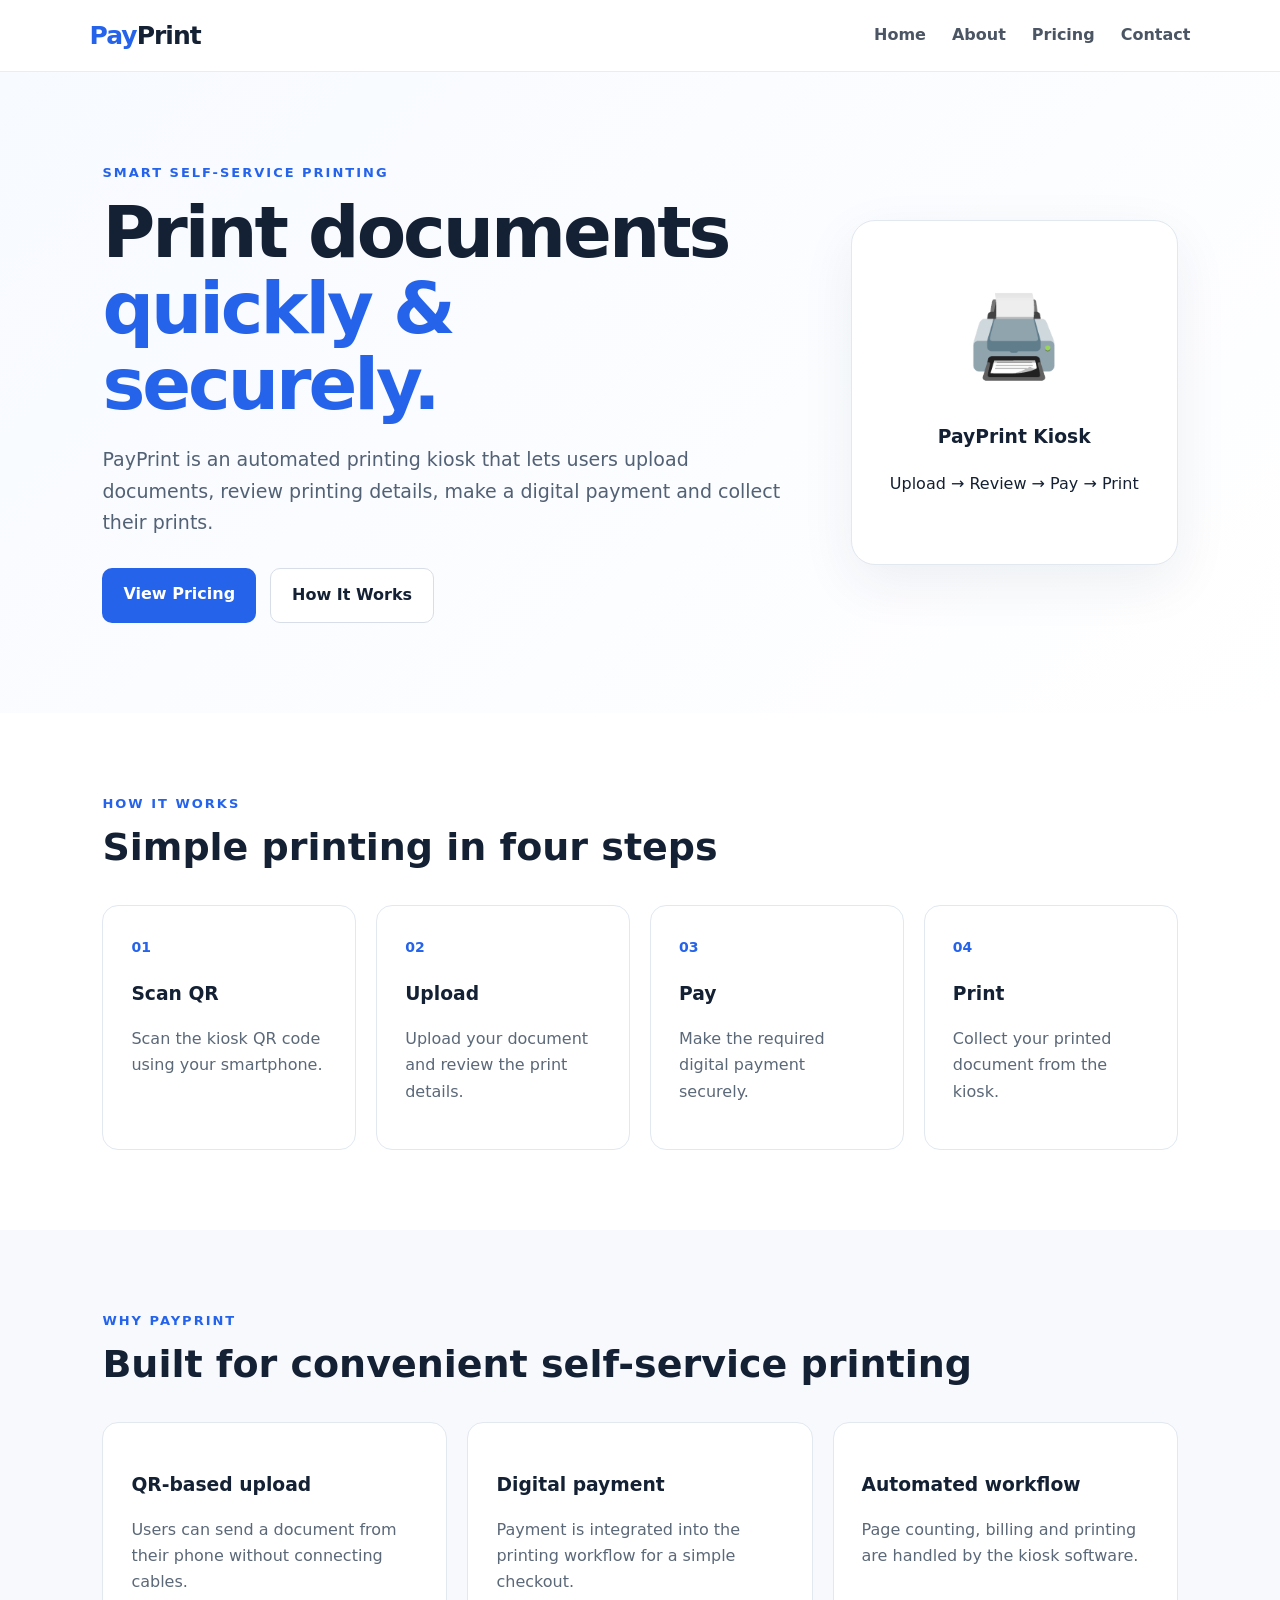
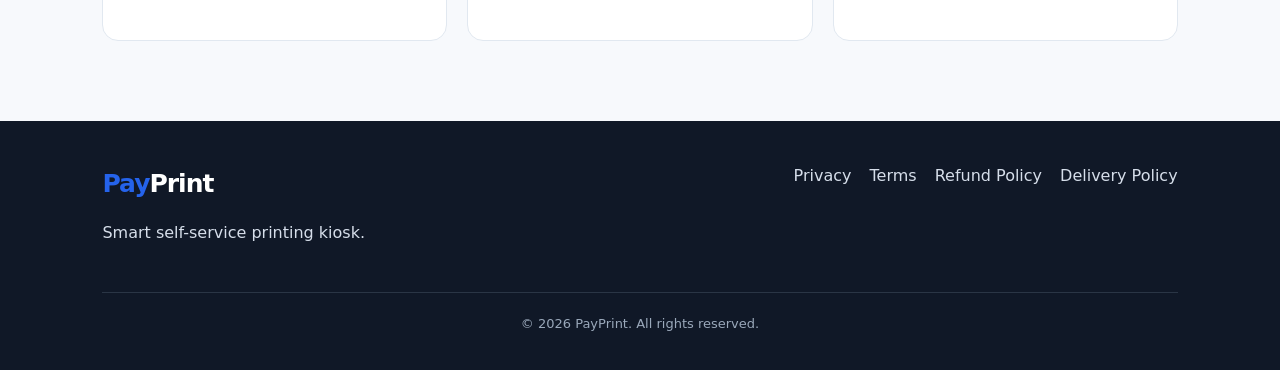
<file: index.html>
<!DOCTYPE html>
<html lang="en">
<head>
  <meta charset="UTF-8">
  <meta name="viewport" content="width=device-width, initial-scale=1.0">
  <meta name="description" content="PayPrint - Smart self-service printing kiosk for quick, secure and convenient document printing.">
  <title>PayPrint | Smart Self-Service Printing</title>
  <link rel="stylesheet" href="css/style.css">
</head>
<body>
<header class="nav">
  <a class="brand" href="index.html"><span>Pay</span>Print</a>
  <nav>
    <a href="index.html">Home</a>
    <a href="about.html">About</a>
    <a href="pricing.html">Pricing</a>
    <a href="contact.html">Contact</a>
  </nav>
</header>

<main>
  <section class="hero">
    <div>
      <p class="eyebrow">SMART SELF-SERVICE PRINTING</p>
      <h1>Print documents <span>quickly & securely.</span></h1>
      <p class="hero-text">PayPrint is an automated printing kiosk that lets users upload documents, review printing details, make a digital payment and collect their prints.</p>
      <div class="buttons">
        <a class="btn primary" href="pricing.html">View Pricing</a>
        <a class="btn secondary" href="about.html">How It Works</a>
      </div>
    </div>
    <div class="hero-card">
      <div class="kiosk-icon">🖨️</div>
      <h3>PayPrint Kiosk</h3>
      <p>Upload → Review → Pay → Print</p>
    </div>
  </section>

  <section class="section">
    <p class="eyebrow">HOW IT WORKS</p>
    <h2>Simple printing in four steps</h2>
    <div class="grid four">
      <article class="card"><b>01</b><h3>Scan QR</h3><p>Scan the kiosk QR code using your smartphone.</p></article>
      <article class="card"><b>02</b><h3>Upload</h3><p>Upload your document and review the print details.</p></article>
      <article class="card"><b>03</b><h3>Pay</h3><p>Make the required digital payment securely.</p></article>
      <article class="card"><b>04</b><h3>Print</h3><p>Collect your printed document from the kiosk.</p></article>
    </div>
  </section>

  <section class="section light">
    <p class="eyebrow">WHY PAYPRINT</p>
    <h2>Built for convenient self-service printing</h2>
    <div class="grid three">
      <article class="card"><h3>QR-based upload</h3><p>Users can send a document from their phone without connecting cables.</p></article>
      <article class="card"><h3>Digital payment</h3><p>Payment is integrated into the printing workflow for a simple checkout.</p></article>
      <article class="card"><h3>Automated workflow</h3><p>Page counting, billing and printing are handled by the kiosk software.</p></article>
    </div>
  </section>
</main>

<footer>
  <div class="footer-inner">
    <div><a class="brand" href="index.html"><span>Pay</span>Print</a><p>Smart self-service printing kiosk.</p></div>
    <div><a href="privacy-policy.html">Privacy</a><a href="terms.html">Terms</a><a href="refund-policy.html">Refund Policy</a><a href="shipping-policy.html">Delivery Policy</a></div>
  </div>
  <p class="copyright">© 2026 PayPrint. All rights reserved.</p>
</footer>
</body>
</html>
</file>
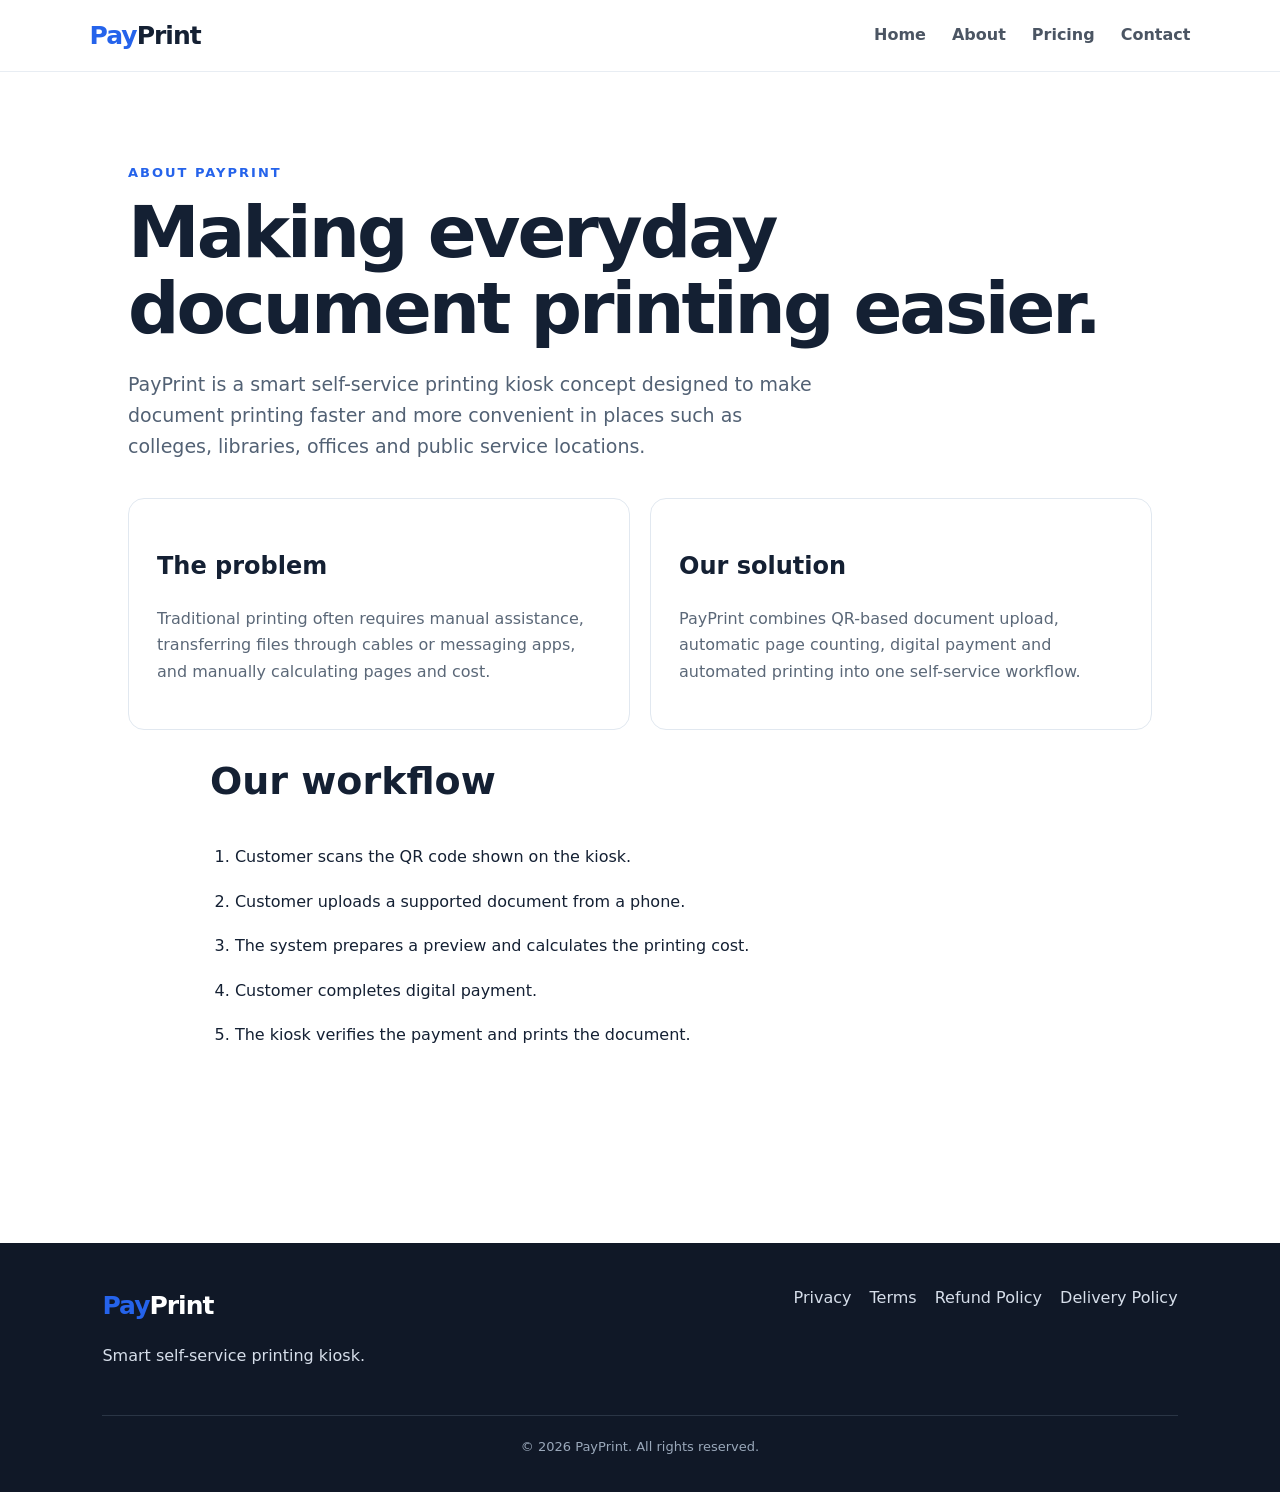
<file: about.html>
<!DOCTYPE html>
<html lang="en">
<head><meta charset="UTF-8"><meta name="viewport" content="width=device-width, initial-scale=1.0"><title>About PayPrint</title><link rel="stylesheet" href="css/style.css"></head>
<body>
<header class="nav"><a class="brand" href="index.html"><span>Pay</span>Print</a><nav><a href="index.html">Home</a><a href="about.html">About</a><a href="pricing.html">Pricing</a><a href="contact.html">Contact</a></nav></header>
<main class="page">
  <p class="eyebrow">ABOUT PAYPRINT</p>
  <h1>Making everyday document printing easier.</h1>
  <p class="lead">PayPrint is a smart self-service printing kiosk concept designed to make document printing faster and more convenient in places such as colleges, libraries, offices and public service locations.</p>
  <div class="grid two">
    <article class="card"><h2>The problem</h2><p>Traditional printing often requires manual assistance, transferring files through cables or messaging apps, and manually calculating pages and cost.</p></article>
    <article class="card"><h2>Our solution</h2><p>PayPrint combines QR-based document upload, automatic page counting, digital payment and automated printing into one self-service workflow.</p></article>
  </div>
  <section class="section compact"><h2>Our workflow</h2><ol class="steps"><li>Customer scans the QR code shown on the kiosk.</li><li>Customer uploads a supported document from a phone.</li><li>The system prepares a preview and calculates the printing cost.</li><li>Customer completes digital payment.</li><li>The kiosk verifies the payment and prints the document.</li></ol></section>
</main>
<footer><div class="footer-inner"><div><a class="brand" href="index.html"><span>Pay</span>Print</a><p>Smart self-service printing kiosk.</p></div><div><a href="privacy-policy.html">Privacy</a><a href="terms.html">Terms</a><a href="refund-policy.html">Refund Policy</a><a href="shipping-policy.html">Delivery Policy</a></div></div><p class="copyright">© 2026 PayPrint. All rights reserved.</p></footer>
</body></html>
</file>
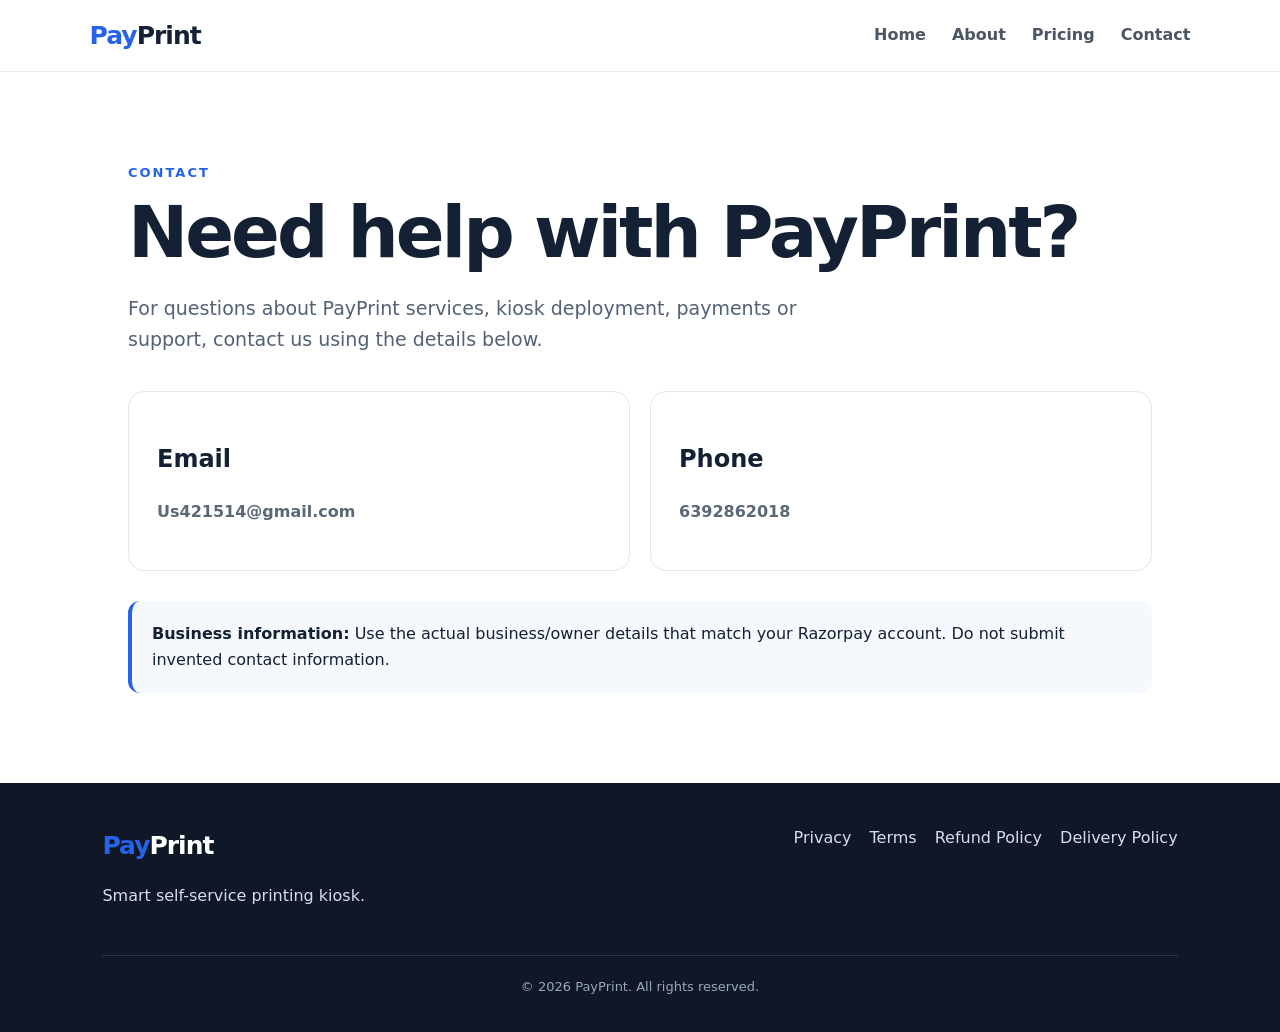
<file: contact.html>
<!DOCTYPE html>
<html lang="en">
<head><meta charset="UTF-8"><meta name="viewport" content="width=device-width, initial-scale=1.0"><title>Contact | PayPrint</title><link rel="stylesheet" href="css/style.css"></head>
<body>
<header class="nav"><a class="brand" href="index.html"><span>Pay</span>Print</a><nav><a href="index.html">Home</a><a href="about.html">About</a><a href="pricing.html">Pricing</a><a href="contact.html">Contact</a></nav></header>
<main class="page">
  <p class="eyebrow">CONTACT</p>
  <h1>Need help with PayPrint?</h1>
  <p class="lead">For questions about PayPrint services, kiosk deployment, payments or support, contact us using the details below.</p>
  <div class="grid two">
    <article class="card"><h2>Email</h2><p><strong>Us421514@gmail.com</strong></p><p class="note"></p></article>
    <article class="card"><h2>Phone</h2><p><strong>6392862018</strong></p><p class="note"></p></article>
  </div>
  <div class="notice"><strong>Business information:</strong> Use the actual business/owner details that match your Razorpay account. Do not submit invented contact information.</div>
</main>
<footer><div class="footer-inner"><div><a class="brand" href="index.html"><span>Pay</span>Print</a><p>Smart self-service printing kiosk.</p></div><div><a href="privacy-policy.html">Privacy</a><a href="terms.html">Terms</a><a href="refund-policy.html">Refund Policy</a><a href="shipping-policy.html">Delivery Policy</a></div></div><p class="copyright">© 2026 PayPrint. All rights reserved.</p></footer>
</body></html>
</file>
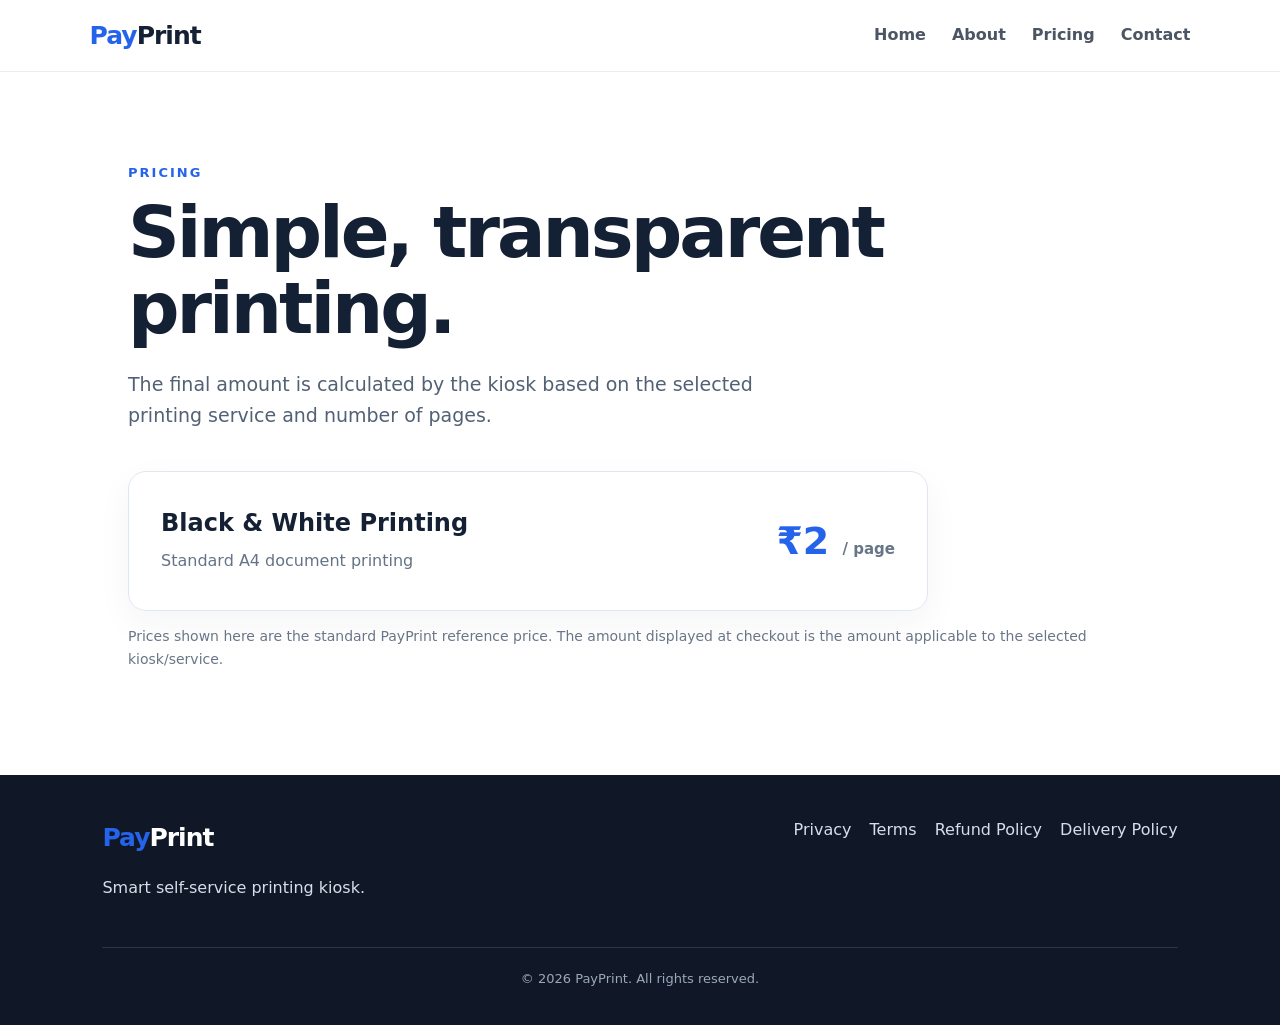
<file: pricing.html>
<!DOCTYPE html>
<html lang="en">
<head><meta charset="UTF-8"><meta name="viewport" content="width=device-width, initial-scale=1.0"><title>Pricing | PayPrint</title><link rel="stylesheet" href="css/style.css"></head>
<body>
<header class="nav"><a class="brand" href="index.html"><span>Pay</span>Print</a><nav><a href="index.html">Home</a><a href="about.html">About</a><a href="pricing.html">Pricing</a><a href="contact.html">Contact</a></nav></header>
<main class="page">
  <p class="eyebrow">PRICING</p>
  <h1>Simple, transparent printing.</h1>
  <p class="lead">The final amount is calculated by the kiosk based on the selected printing service and number of pages.</p>
  <div class="price-card"><div><h2>Black & White Printing</h2><p>Standard A4 document printing</p></div><strong>₹2 <small>/ page</small></strong></div>
  <p class="note">Prices shown here are the standard PayPrint reference price. The amount displayed at checkout is the amount applicable to the selected kiosk/service.</p>
</main>
<footer><div class="footer-inner"><div><a class="brand" href="index.html"><span>Pay</span>Print</a><p>Smart self-service printing kiosk.</p></div><div><a href="privacy-policy.html">Privacy</a><a href="terms.html">Terms</a><a href="refund-policy.html">Refund Policy</a><a href="shipping-policy.html">Delivery Policy</a></div></div><p class="copyright">© 2026 PayPrint. All rights reserved.</p></footer>
</body></html>
</file>
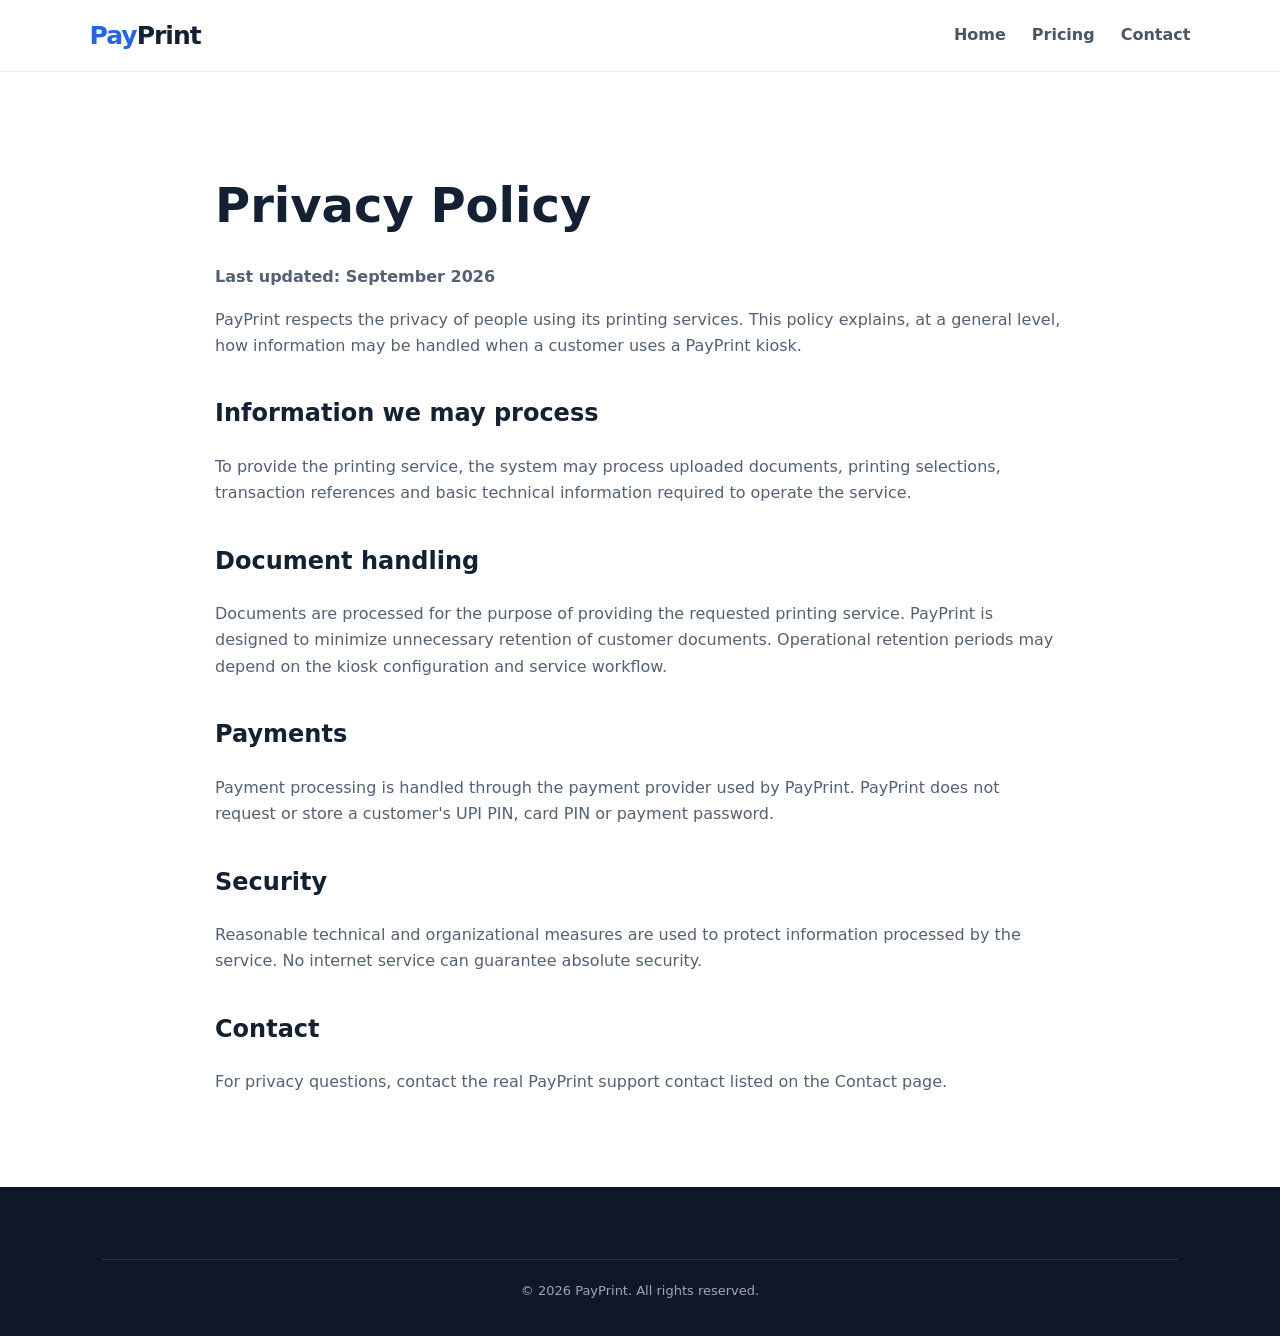
<file: privacy-policy.html>
<!DOCTYPE html>
<html lang="en">
<head><meta charset="UTF-8"><meta name="viewport" content="width=device-width, initial-scale=1.0"><title>Privacy Policy | PayPrint</title><link rel="stylesheet" href="css/style.css"></head>
<body>
<header class="nav"><a class="brand" href="index.html"><span>Pay</span>Print</a><nav><a href="index.html">Home</a><a href="pricing.html">Pricing</a><a href="contact.html">Contact</a></nav></header>
<main class="legal">
<h1>Privacy Policy</h1><p><strong>Last updated: September 2026</strong></p>
<p>PayPrint respects the privacy of people using its printing services. This policy explains, at a general level, how information may be handled when a customer uses a PayPrint kiosk.</p>
<h2>Information we may process</h2><p>To provide the printing service, the system may process uploaded documents, printing selections, transaction references and basic technical information required to operate the service.</p>
<h2>Document handling</h2><p>Documents are processed for the purpose of providing the requested printing service. PayPrint is designed to minimize unnecessary retention of customer documents. Operational retention periods may depend on the kiosk configuration and service workflow.</p>
<h2>Payments</h2><p>Payment processing is handled through the payment provider used by PayPrint. PayPrint does not request or store a customer's UPI PIN, card PIN or payment password.</p>
<h2>Security</h2><p>Reasonable technical and organizational measures are used to protect information processed by the service. No internet service can guarantee absolute security.</p>
<h2>Contact</h2><p>For privacy questions, contact the real PayPrint support contact listed on the Contact page.</p>
</main>
<footer><p class="copyright">© 2026 PayPrint. All rights reserved.</p></footer>
</body></html>
</file>
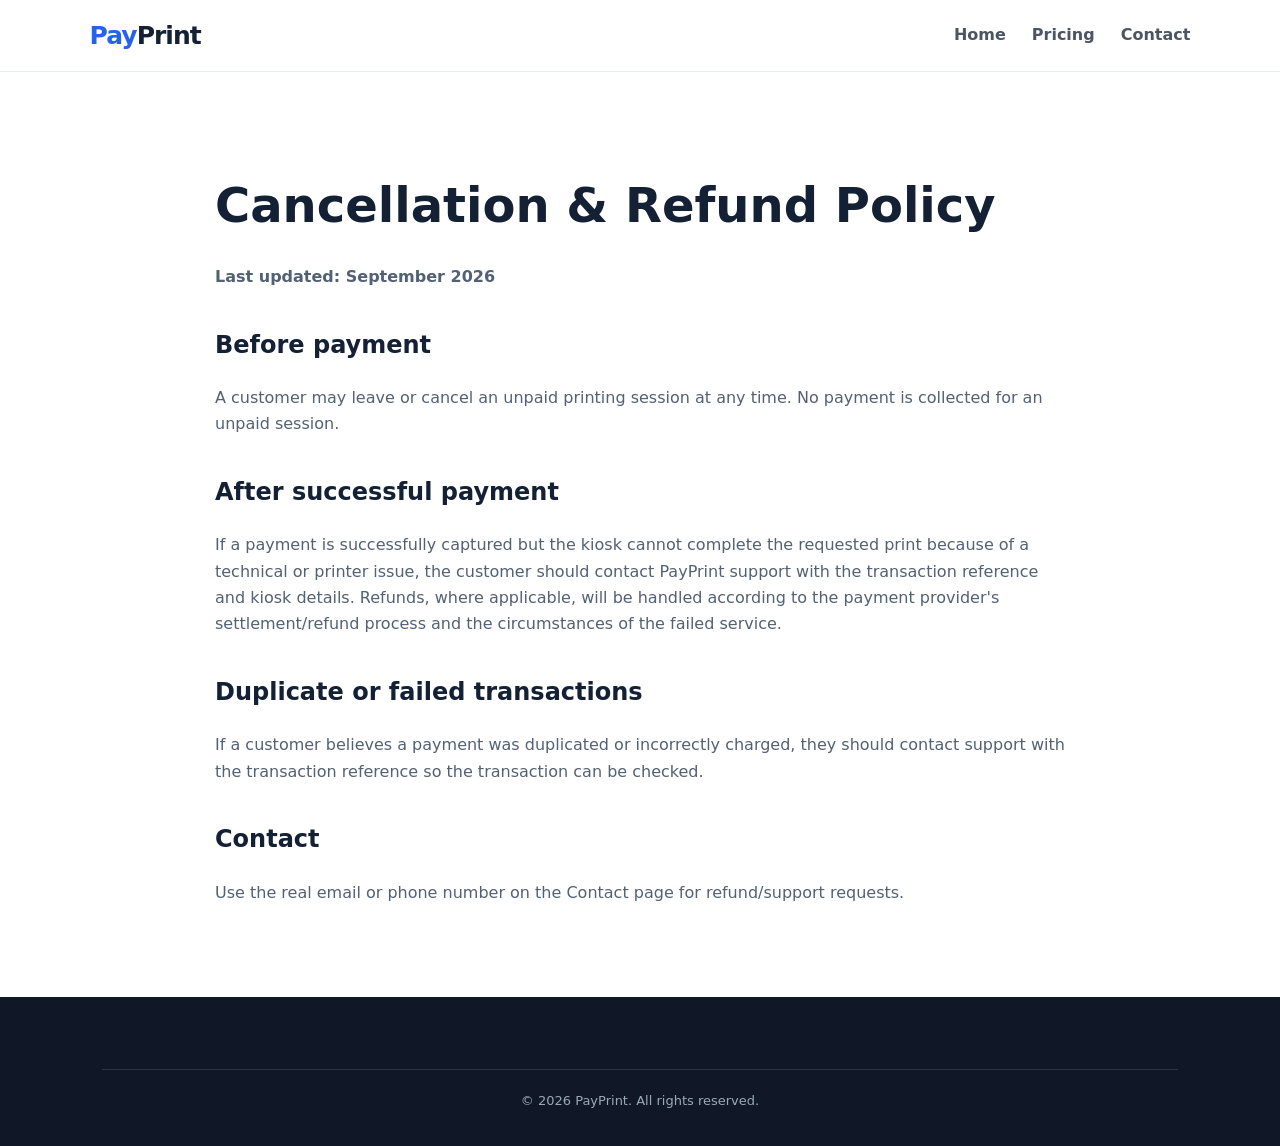
<file: refund-policy.html>
<!DOCTYPE html>
<html lang="en">
<head><meta charset="UTF-8"><meta name="viewport" content="width=device-width, initial-scale=1.0"><title>Cancellation & Refund Policy | PayPrint</title><link rel="stylesheet" href="css/style.css"></head>
<body>
<header class="nav"><a class="brand" href="index.html"><span>Pay</span>Print</a><nav><a href="index.html">Home</a><a href="pricing.html">Pricing</a><a href="contact.html">Contact</a></nav></header>
<main class="legal">
<h1>Cancellation & Refund Policy</h1><p><strong>Last updated: September 2026</strong></p>
<h2>Before payment</h2><p>A customer may leave or cancel an unpaid printing session at any time. No payment is collected for an unpaid session.</p>
<h2>After successful payment</h2><p>If a payment is successfully captured but the kiosk cannot complete the requested print because of a technical or printer issue, the customer should contact PayPrint support with the transaction reference and kiosk details. Refunds, where applicable, will be handled according to the payment provider's settlement/refund process and the circumstances of the failed service.</p>
<h2>Duplicate or failed transactions</h2><p>If a customer believes a payment was duplicated or incorrectly charged, they should contact support with the transaction reference so the transaction can be checked.</p>
<h2>Contact</h2><p>Use the real email or phone number on the Contact page for refund/support requests.</p>
</main>
<footer><p class="copyright">© 2026 PayPrint. All rights reserved.</p></footer>
</body></html>
</file>
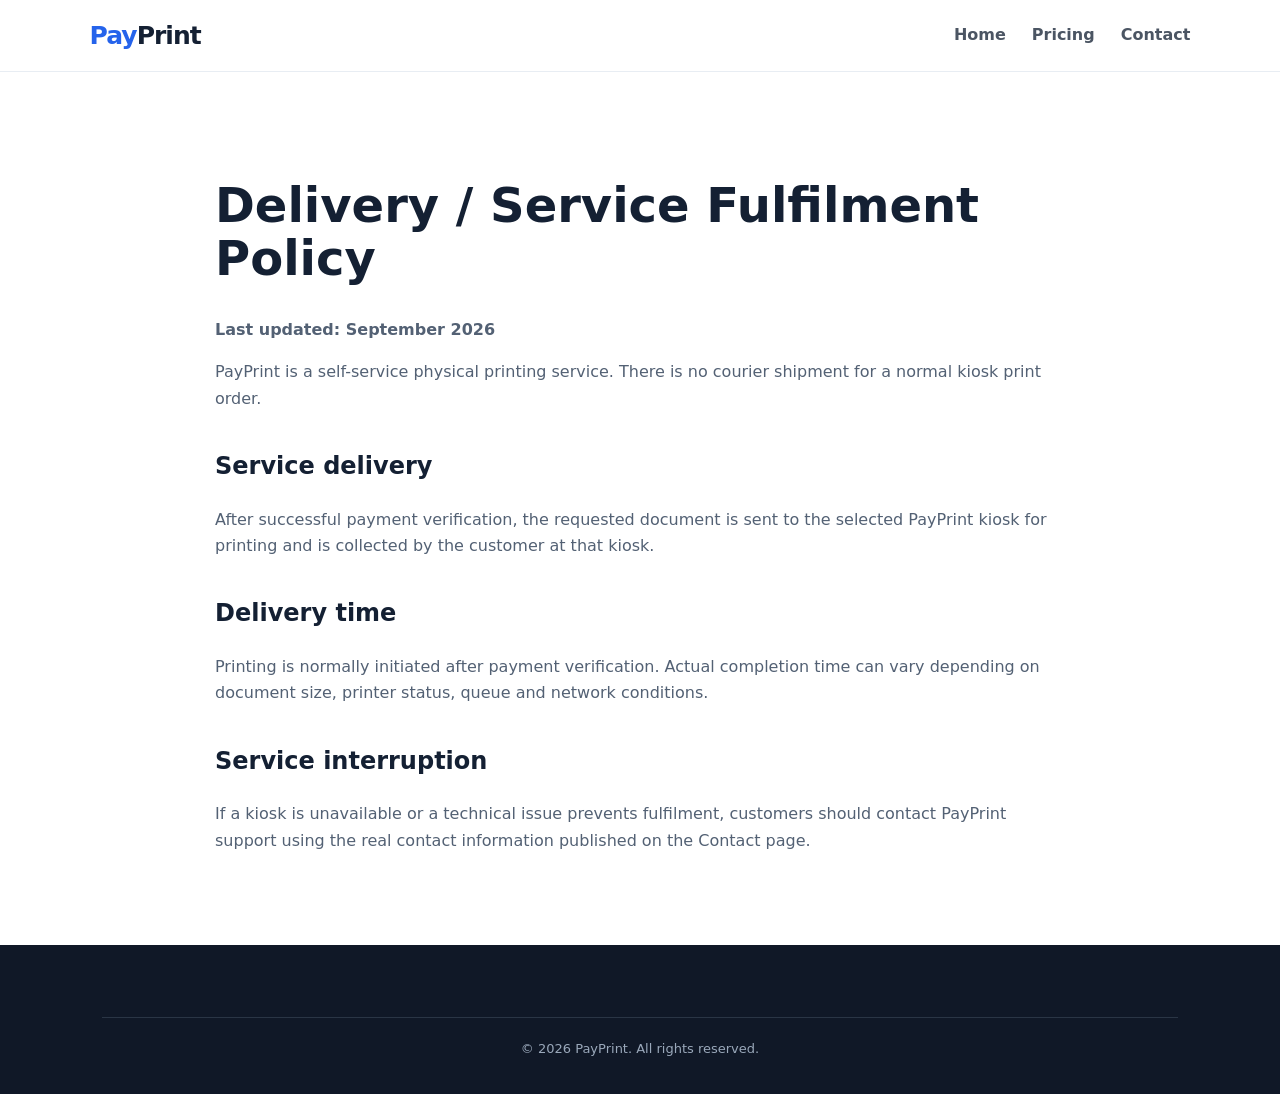
<file: shipping-policy.html>
<!DOCTYPE html>
<html lang="en">
<head><meta charset="UTF-8"><meta name="viewport" content="width=device-width, initial-scale=1.0"><title>Delivery Policy | PayPrint</title><link rel="stylesheet" href="css/style.css"></head>
<body>
<header class="nav"><a class="brand" href="index.html"><span>Pay</span>Print</a><nav><a href="index.html">Home</a><a href="pricing.html">Pricing</a><a href="contact.html">Contact</a></nav></header>
<main class="legal">
<h1>Delivery / Service Fulfilment Policy</h1><p><strong>Last updated: September 2026</strong></p>
<p>PayPrint is a self-service physical printing service. There is no courier shipment for a normal kiosk print order.</p>
<h2>Service delivery</h2><p>After successful payment verification, the requested document is sent to the selected PayPrint kiosk for printing and is collected by the customer at that kiosk.</p>
<h2>Delivery time</h2><p>Printing is normally initiated after payment verification. Actual completion time can vary depending on document size, printer status, queue and network conditions.</p>
<h2>Service interruption</h2><p>If a kiosk is unavailable or a technical issue prevents fulfilment, customers should contact PayPrint support using the real contact information published on the Contact page.</p>
</main>
<footer><p class="copyright">© 2026 PayPrint. All rights reserved.</p></footer>
</body></html>
</file>
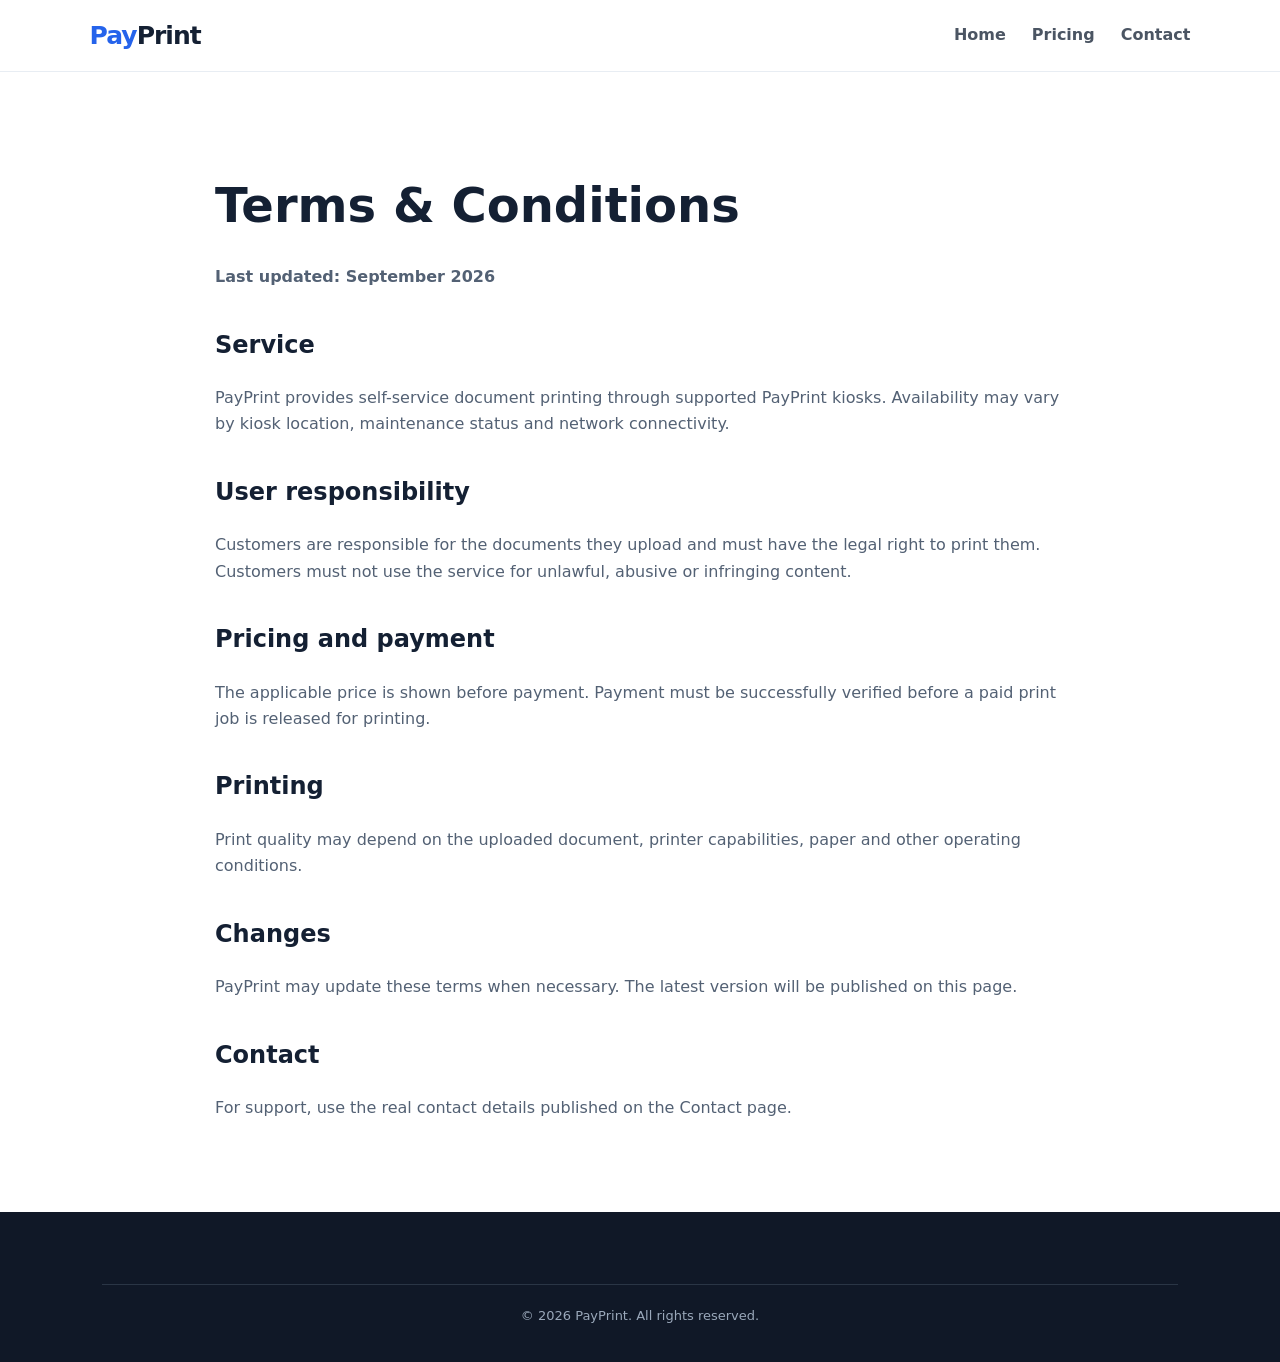
<file: terms.html>
<!DOCTYPE html>
<html lang="en">
<head><meta charset="UTF-8"><meta name="viewport" content="width=device-width, initial-scale=1.0"><title>Terms & Conditions | PayPrint</title><link rel="stylesheet" href="css/style.css"></head>
<body>
<header class="nav"><a class="brand" href="index.html"><span>Pay</span>Print</a><nav><a href="index.html">Home</a><a href="pricing.html">Pricing</a><a href="contact.html">Contact</a></nav></header>
<main class="legal">
<h1>Terms & Conditions</h1><p><strong>Last updated: September 2026</strong></p>
<h2>Service</h2><p>PayPrint provides self-service document printing through supported PayPrint kiosks. Availability may vary by kiosk location, maintenance status and network connectivity.</p>
<h2>User responsibility</h2><p>Customers are responsible for the documents they upload and must have the legal right to print them. Customers must not use the service for unlawful, abusive or infringing content.</p>
<h2>Pricing and payment</h2><p>The applicable price is shown before payment. Payment must be successfully verified before a paid print job is released for printing.</p>
<h2>Printing</h2><p>Print quality may depend on the uploaded document, printer capabilities, paper and other operating conditions.</p>
<h2>Changes</h2><p>PayPrint may update these terms when necessary. The latest version will be published on this page.</p>
<h2>Contact</h2><p>For support, use the real contact details published on the Contact page.</p>
</main>
<footer><p class="copyright">© 2026 PayPrint. All rights reserved.</p></footer>
</body></html>
</file>
<file: css/style.css>
*{box-sizing:border-box}html{scroll-behavior:smooth}body{margin:0;font-family:Inter,system-ui,-apple-system,BlinkMacSystemFont,"Segoe UI",sans-serif;color:#142033;background:#fff;line-height:1.65}a{text-decoration:none;color:inherit}.nav{height:72px;display:flex;align-items:center;justify-content:space-between;padding:0 7%;border-bottom:1px solid #e8edf3;background:#fff;position:sticky;top:0;z-index:10}.brand{font-size:25px;font-weight:800;letter-spacing:-1px}.brand span{color:#2563eb}.nav nav{display:flex;gap:26px;font-weight:600;color:#4b5563}.nav nav a:hover{color:#2563eb}.hero{min-height:610px;padding:90px 8%;display:grid;grid-template-columns:1.35fr .65fr;gap:70px;align-items:center;background:linear-gradient(135deg,#f7faff,#fff)}.eyebrow{font-size:13px;letter-spacing:2px;font-weight:800;color:#2563eb;margin:0 0 12px}.hero h1,.page h1{font-size:clamp(42px,6vw,72px);line-height:1.05;letter-spacing:-3px;margin:0 0 22px}.hero h1 span{color:#2563eb}.hero-text,.lead{font-size:19px;color:#526174;max-width:700px}.buttons{display:flex;gap:14px;margin-top:30px}.btn{padding:13px 21px;border-radius:10px;font-weight:700}.primary{background:#2563eb;color:white}.secondary{border:1px solid #d7dee8;background:#fff}.hero-card{background:#fff;border:1px solid #e1e8f0;border-radius:24px;padding:50px 30px;text-align:center;box-shadow:0 18px 55px #102a4a12}.kiosk-icon{font-size:80px;margin-bottom:10px}.section{padding:80px 8%}.section.light{background:#f7f9fc}.section h2{font-size:38px;line-height:1.15;margin-top:0}.grid{display:grid;gap:20px;margin-top:35px}.grid.four{grid-template-columns:repeat(4,1fr)}.grid.three{grid-template-columns:repeat(3,1fr)}.grid.two{grid-template-columns:repeat(2,1fr)}.card{background:#fff;border:1px solid #e1e8f0;border-radius:16px;padding:28px}.card b{color:#2563eb;font-size:14px}.card h3{margin-bottom:7px}.card p{color:#5b6878}.page{padding:90px 10%;min-height:650px}.compact{padding-top:30px}.steps{padding-left:25px}.steps li{padding:9px 0}.price-card{margin-top:40px;padding:32px;border:1px solid #dfe7f0;border-radius:18px;display:flex;justify-content:space-between;align-items:center;max-width:800px;box-shadow:0 12px 35px #102a4a0c}.price-card h2{margin:0}.price-card p{margin:4px 0;color:#657386}.price-card strong{font-size:38px;color:#2563eb;white-space:nowrap}.price-card small{font-size:15px;color:#687587}.note{color:#697688;font-size:14px}.notice{margin-top:30px;padding:20px;border-radius:12px;background:#f5f8fc;border-left:4px solid #2563eb}.legal{max-width:900px;margin:auto;padding:75px 25px;min-height:700px}.legal h1{font-size:48px;line-height:1.1}.legal h2{margin-top:35px}.legal p{color:#536174}footer{background:#101827;color:#d6deea;padding:42px 8% 22px}.footer-inner{display:flex;justify-content:space-between;gap:30px}.footer-inner .brand{color:white}.footer-inner>div:last-child{display:flex;gap:18px;flex-wrap:wrap}.copyright{text-align:center;border-top:1px solid #2a3545;padding-top:20px;margin-top:30px;font-size:13px;color:#9aa8ba}@media(max-width:800px){.nav{padding:0 5%;height:auto;min-height:68px}.nav nav{gap:12px;font-size:13px}.hero{grid-template-columns:1fr;padding:65px 7%;gap:35px}.grid.four,.grid.three,.grid.two{grid-template-columns:1fr}.section,.page{padding:60px 7%}.hero h1,.page h1{letter-spacing:-2px}.footer-inner{flex-direction:column}.price-card{align-items:flex-start;gap:20px;flex-direction:column}}
</file>
